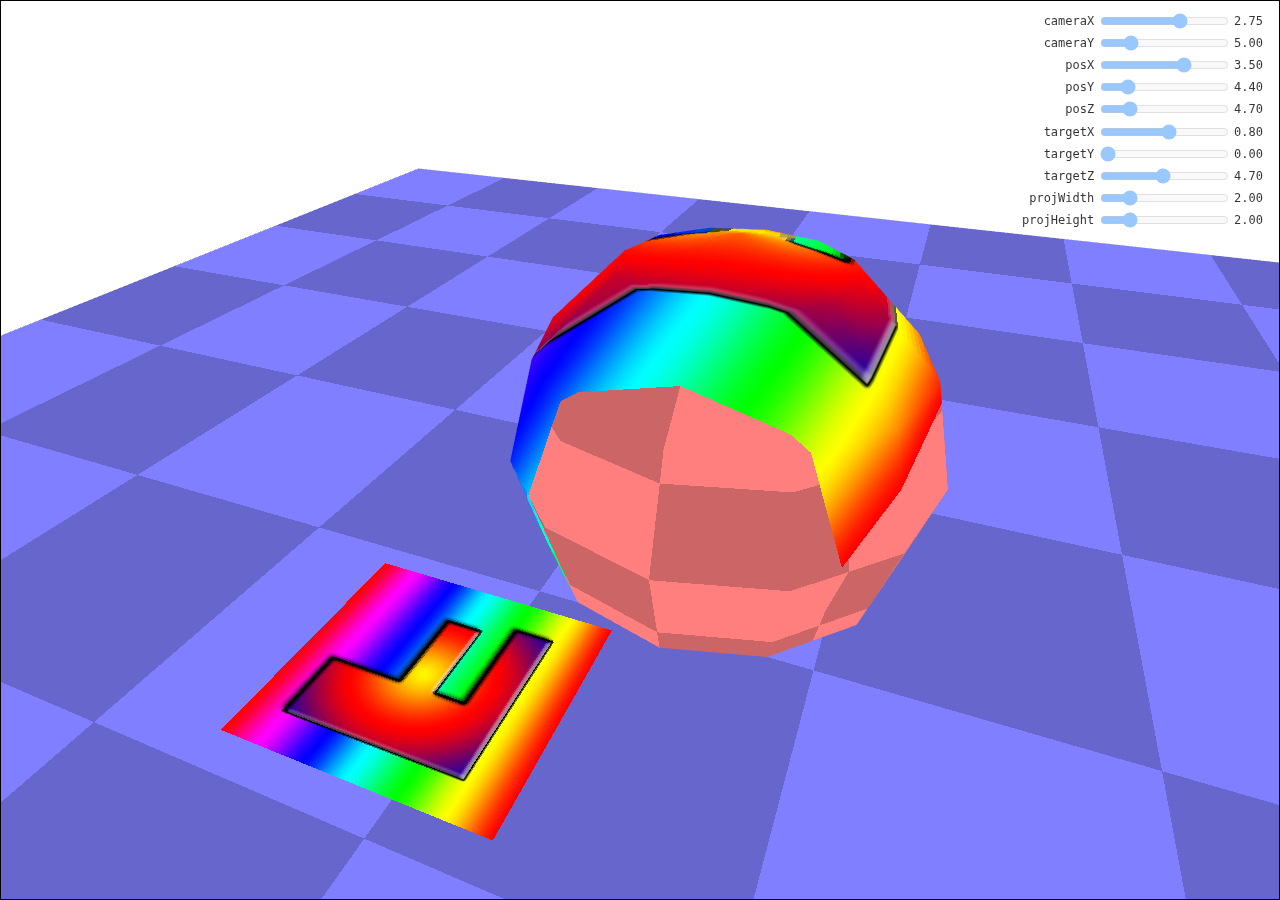
<file: planar-and-perspective-projection-mapping/index.html>
<!DOCTYPE html>
<html lang="en">
<head>
  <meta charset="UTF-8">
  <!--  https://webglfundamentals.org/webgl/lessons/webgl-planar-projection-mapping.html-->
  <title>Planar and perspective projection mapping</title>
  <link rel="stylesheet" href="index.css">
</head>
<body>

<canvas id="canvas"></canvas>
<div id="uiContainer">
  <div id="ui">
  </div>
</div>
<!-- vertex shader -->
<script  id="vertex-shader-3d" type="x-shader/x-vertex">
  attribute vec4 a_position;
  attribute vec2 a_texcoord;

  uniform mat4 u_projection;
  uniform mat4 u_view;
  uniform mat4 u_world;
  uniform mat4 u_textureMatrix;

  varying vec2 v_texcoord;
  varying vec4 v_projectedTexcoord;


  void main() {
    vec4 worldPosition = u_world * a_position;
    gl_Position = u_projection * u_view * worldPosition;

    // Pass the texture coord to the fragment shader.
    v_texcoord = a_texcoord;
    v_projectedTexcoord = u_textureMatrix * worldPosition;
  }
</script>
<!-- fragment shader -->
<script  id="fragment-shader-3d" type="x-shader/x-fragment">
  precision mediump float;

  // Passed in from the vertex shader.
  varying vec2 v_texcoord;
  varying vec4 v_projectedTexcoord;

  uniform vec4 u_colorMult;
  uniform sampler2D u_texture;
  uniform sampler2D u_projectedTexture;

  void main() {
    // Divide projected texture uv by w to get the correct value. See article on perspective
    // Convert to be realitve to frustum clip range (-1, 1)
    vec3 projectedTexcoord = v_projectedTexcoord.xyz / v_projectedTexcoord.w;

    // Check if it is in range
    bool inRange =
          projectedTexcoord.x >= 0.0 &&
          projectedTexcoord.x <= 1.0 &&
          projectedTexcoord.y >= 0.0 &&
          projectedTexcoord.y <= 1.0;

    vec4 projectedTexColor = texture2D(u_projectedTexture, projectedTexcoord.xy);
    vec4 texColor = texture2D(u_texture, v_texcoord) * u_colorMult;

    float projectedAmount = inRange ? 1.0 : 0.0;

    // Only apply parts of projected texuture which are inside range
    gl_FragColor = mix(texColor, projectedTexColor, projectedAmount);
  }
</script><!--
for most samples webgl-utils only provides shader compiling/linking and
canvas resizing because why clutter the examples with code that's the same in every sample.
See https://webglfundamentals.org/webgl/lessons/webgl-boilerplate.html
and https://webglfundamentals.org/webgl/lessons/webgl-resizing-the-canvas.html
for webgl-utils, m3, m4, and webgl-lessons-ui.
-->
<script src="../lib/webgl-lessions-ui.js"></script>
<script src="../lib/webgl-utils.js"></script>
<script src="../lib/m4.js"></script>
<script src="../lib/primitives.js"></script>
<script src="./index.js"></script>

</body>
</html>
</file>
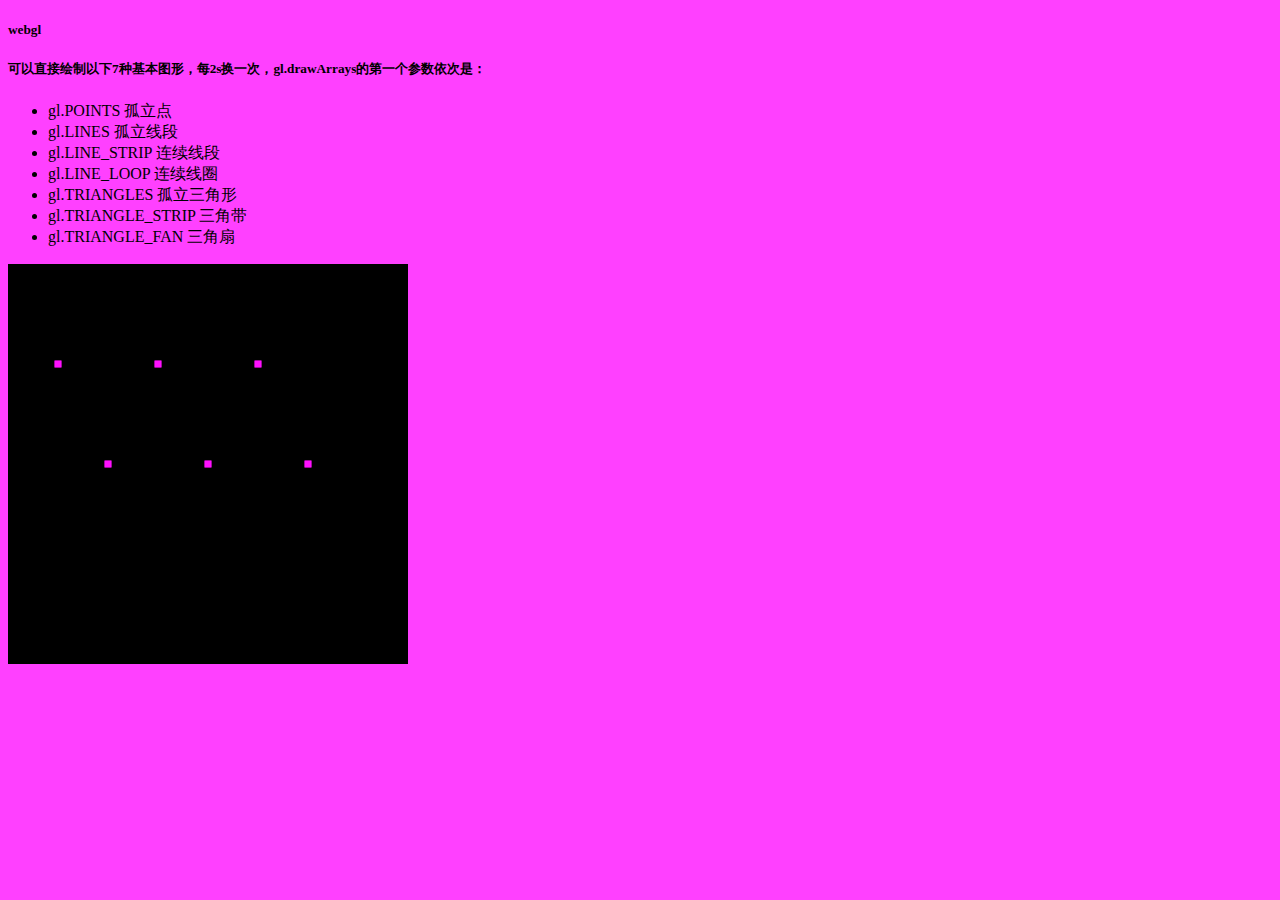
<file: primitive-shape/index.html>
<!DOCTYPE html>
<html lang="en">
<head>
  <meta charset="UTF-8">
  <meta name="viewport" content="width=device-width, initial-scale=1.0, user-scalable=0, minimum-scale=1.0, maximum-scale=1.0" />
  <title>triangle</title>
  <style>
    body {
      background-color: rgba(255, 0, 255, 0.75);
    }
  </style>
</head>
<body>
<h5>webgl</h5>
<h5>可以直接绘制以下7种基本图形，每2s换一次，gl.drawArrays的第一个参数依次是：</h5>
<ul>
  <li>gl.POINTS 孤立点</li>
  <li>gl.LINES 孤立线段</li>
  <li>gl.LINE_STRIP 连续线段</li>
  <li>gl.LINE_LOOP 连续线圈</li>
  <li>gl.TRIANGLES 孤立三角形</li>
  <li>gl.TRIANGLE_STRIP 三角带</li>
  <li>gl.TRIANGLE_FAN 三角扇</li>
</ul>

<canvas id="webgl" width="400" height="400">
  Please use a browser that supports "canvas"
</canvas>

<script src="../lib/gl-util.js"></script>
<script src="main.js"></script>
</body>
</html>
</file>
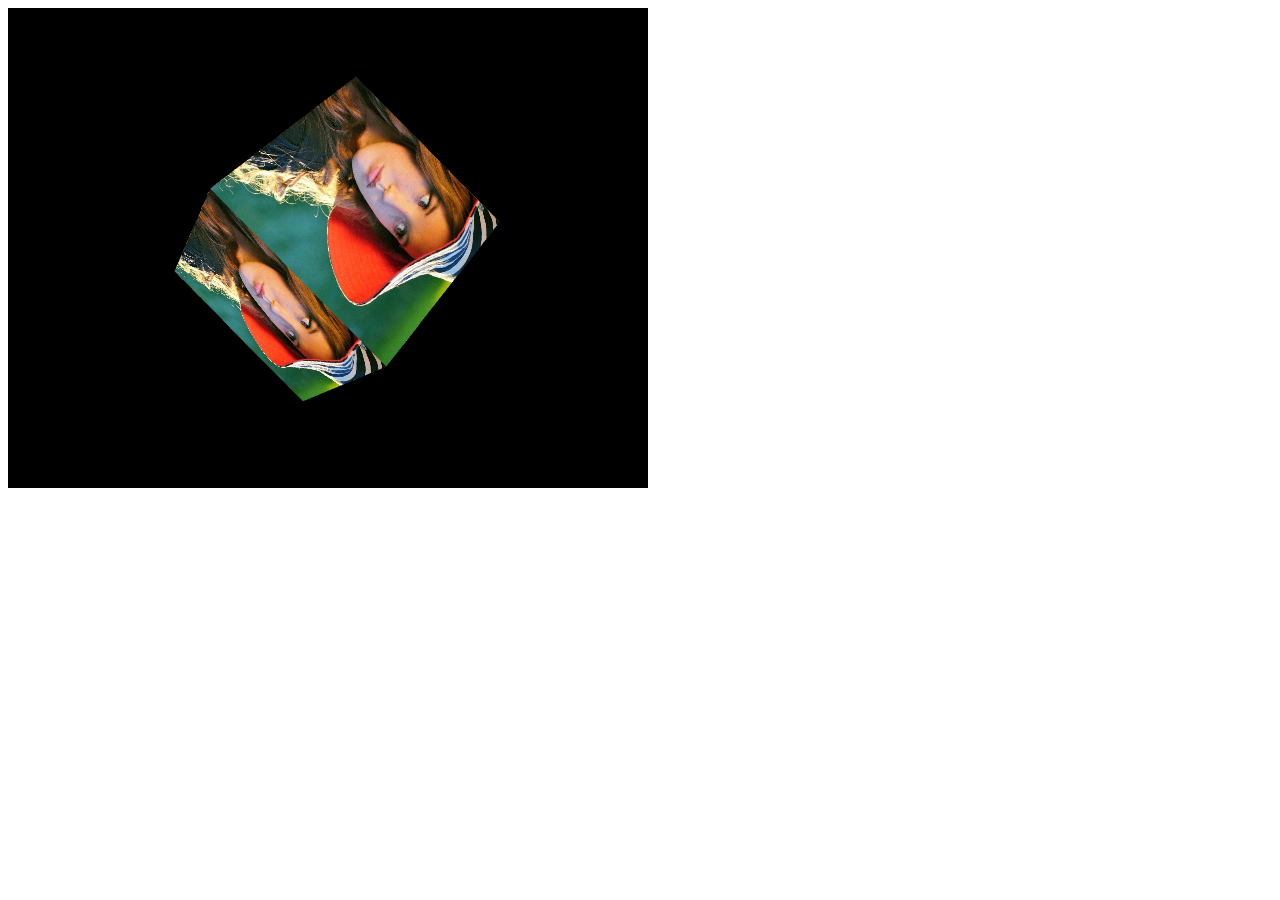
<file: texture/index.html>
<!DOCTYPE html>
<html lang="en">
<head>
  <meta charset="UTF-8">
  <title>Render Texture</title>
  <script src="../lib/gl-matrix.js"></script>
  <script src="./BasisTextureLoader.js"></script>
  <script src="../lib/basis_universal_tex_comression/transcoder/build/basis_transcoder.js"></script>
  <script src="main.js"></script>

  <!-- Create a cube. Load textures and render on surfaces of cube. -->
  <!-- Supports BasisU compressed textures -->

</head>
<body onload="main()">
  <canvas id="glcanvas" width="640" height="480">
    Your browser doesn't appear to support the HTML5 <code>&lt;canvas&gt;</code> element.
  </canvas>
</body>
</html>
</file>
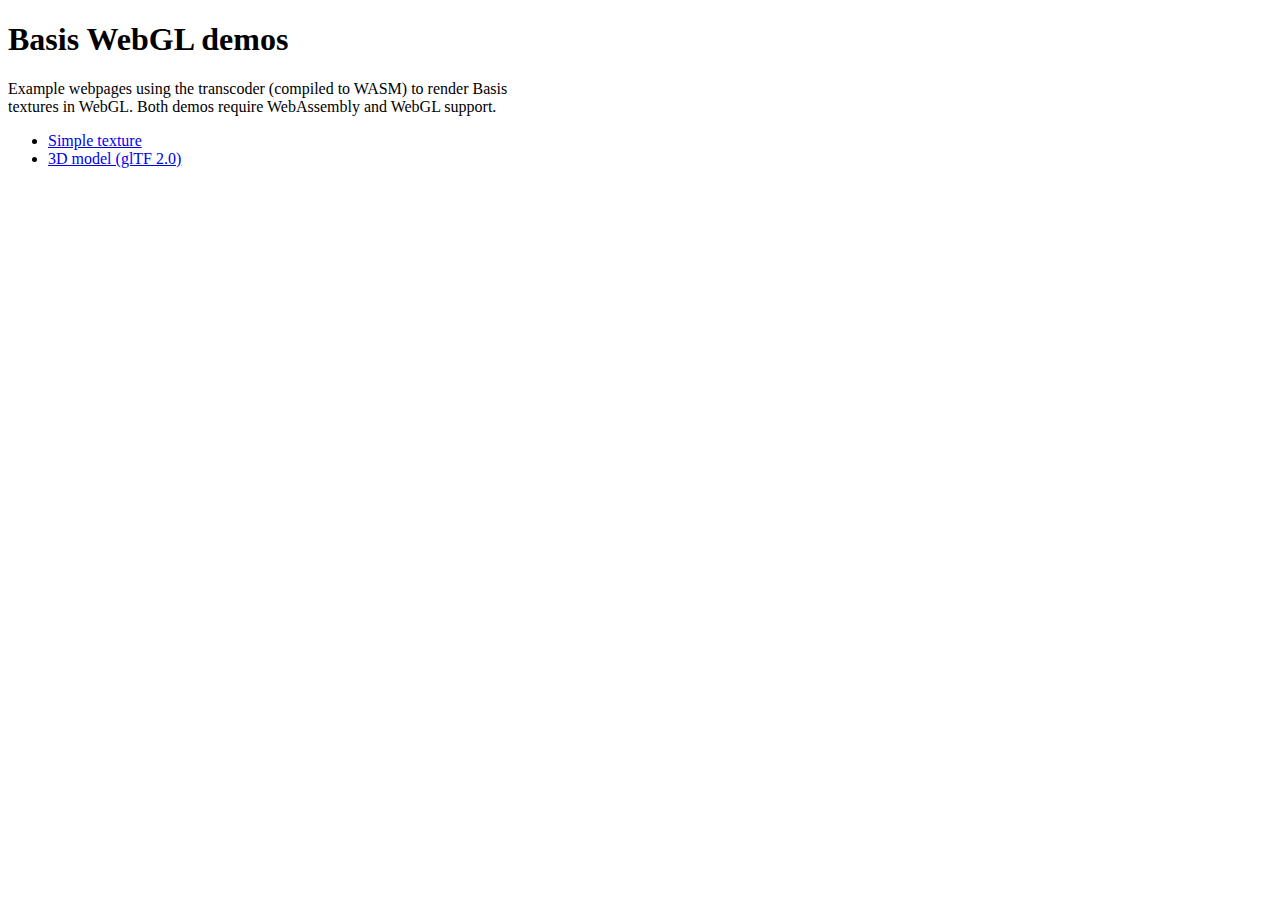
<file: lib/basis_universal_tex_comression/index.html>
<!DOCTYPE html>
<style>
  body {
    max-width: 500px;
  }
</style>
<h1>Basis WebGL demos</h1>
<p>
  Example webpages using the transcoder (compiled to WASM) to render
  Basis textures in WebGL. Both demos require WebAssembly and WebGL support.
</p>
<ul>
  <li><a href="texture/">Simple texture</a></li>
    <li><a href="gltf/">3D model (glTF 2.0)</a></li>
</ul>
</file>
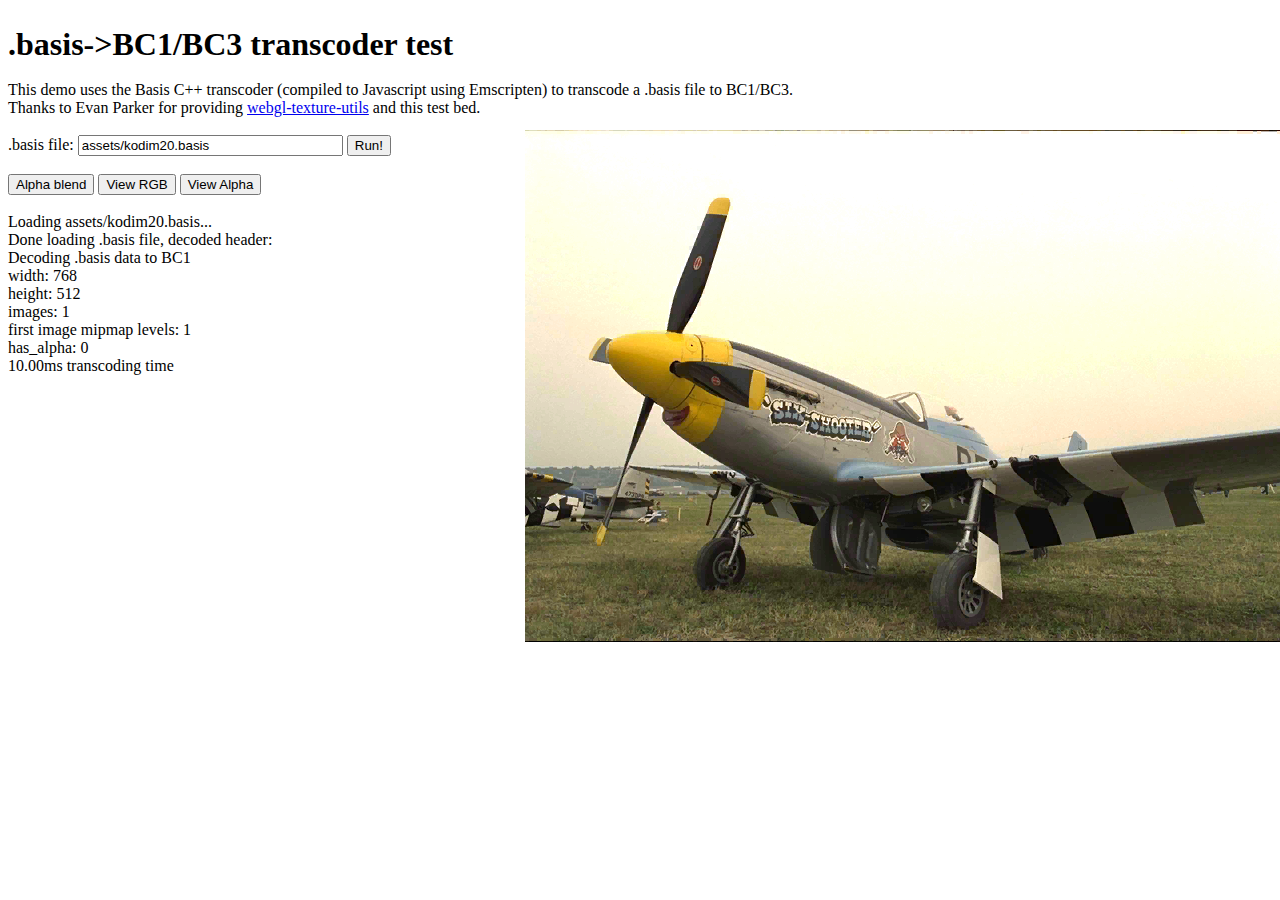
<file: lib/basis_universal_tex_comression/texture/index.html>
<html>
<head>
<script src="renderer.js"></script>
<script src="dxt-to-rgb565.js"></script>
<script src="../transcoder/build/basis_transcoder.js"></script>
<script type="text/javascript">
function log(s) {
  var div = document.createElement('div');
  div.innerHTML = s;
  document.getElementById('logger').appendChild(div);
}

function logTime(desc, t) {
  log(t + 'ms ' + desc);
}

function isDef(v) {
  return typeof v != 'undefined';
}

function elem(id) {
  return document.getElementById(id);
}

formatTable = function(rows) {
  var colLengths = [];

  for (var i = 0; i < rows.length; i++) {
    var row = rows[i];
    for (var j = 0; j < row.length; j++) {
      if (colLengths.length <= j) colLengths.push(0);
      if (colLengths[j] < row[j].length) colLengths[j] = row[j].length;
    }
  }

  function formatRow(row) {
    var parts = [];
    for (var i = 0; i < colLengths.length; i++) {
      var s = row.length > i ? row[i] : '';
      var padding = (new Array(1 + colLengths[i] - s.length)).join(' ');
      if (s && s[0] >= '0' && s[0] <= '9') {
        // Right-align numbers.
        parts.push(padding + s);
      } else {
        parts.push(s + padding);
      }
    }
    return parts.join(' | ');
  }

  var width = 0;
  for (var i = 0; i < colLengths.length; i++) {
    width += colLengths[i];
    // Add another 3 for the separator.
    if (i != 0) width += 3;
  }

  var lines = [];
  lines.push(formatRow(rows[0]));
  lines.push((new Array(width + 1)).join('-'));
  for (var i = 1; i < rows.length; i++) {
    lines.push(formatRow(rows[i]));
  }

  return lines.join('\n');
};


function loadArrayBuffer(uri, callback) {
  log('Loading ' + uri + '...');
  var xhr = new XMLHttpRequest();
  xhr.responseType = "arraybuffer";
  xhr.open('GET', uri, true);
  xhr.onreadystatechange = function(e) {
    if (xhr.readyState == 4 && xhr.status == 200) {
      callback(xhr.response);
    }
  }
  xhr.send(null);
}

// DXT formats, from:
// http://www.khronos.org/registry/webgl/extensions/WEBGL_compressed_texture_s3tc/
COMPRESSED_RGB_S3TC_DXT1_EXT  = 0x83F0;
COMPRESSED_RGBA_S3TC_DXT1_EXT = 0x83F1;
COMPRESSED_RGBA_S3TC_DXT3_EXT = 0x83F2;
COMPRESSED_RGBA_S3TC_DXT5_EXT = 0x83F3;

BASIS_FORMAT = {
  cTFETC1: 0,
	cTFBC1: 1,
	cTFBC4: 2,
	cTFPVRTC1_4_OPAQUE_ONLY: 3,
	cTFBC7_M6_OPAQUE_ONLY: 4,
	cTFETC2: 5,
	cTFBC3: 6,
	cTFBC5: 7,
};

BASIS_FORMAT_NAMES = {};
for (var name in BASIS_FORMAT) {
  BASIS_FORMAT_NAMES[BASIS_FORMAT[name]] = name;
}

DXT_FORMAT_MAP = {};
DXT_FORMAT_MAP[BASIS_FORMAT.cTFBC1] = COMPRESSED_RGB_S3TC_DXT1_EXT;
DXT_FORMAT_MAP[BASIS_FORMAT.cTFBC3] = COMPRESSED_RGBA_S3TC_DXT5_EXT;

var dxtSupported = true;
var drawMode = 0;

var tex, width, height, images, levels, have_alpha, alignedWidth, alignedHeight, format;

function redraw()
{
  if (!width)
	return;

  if (dxtSupported)
  {
	  renderer.drawTexture(tex, alignedWidth, alignedHeight, drawMode);
  }
  else if (format == BASIS_FORMAT.cTFBC1)
  {
	  renderer.drawTexture(tex, alignedWidth, alignedHeight, drawMode);
  }
  else
  {
  	 log('TODO: Implement BC3->RGBA conversion for browsers that don\'t support BC3');
  }
}

function dataLoaded(data)
{
  log('Done loading .basis file, decoded header:');

  const { BasisFile, initializeBasis } = Module;
  initializeBasis();

  const startTime = performance.now();

  const basisFile = new BasisFile(new Uint8Array(data));

  width = basisFile.getImageWidth(0, 0);
  height = basisFile.getImageHeight(0, 0);
  images = basisFile.getNumImages();
  levels = basisFile.getNumLevels(0);
  has_alpha = basisFile.getHasAlpha();

  if (!width || !height || !images || !levels) {
    console.warn('Invalid .basis file');
    basisFile.close();
    basisFile.delete();
    return;
  }

  format = BASIS_FORMAT.cTFBC1;
  if (has_alpha)
  {
  	format = BASIS_FORMAT.cTFBC3;

    log('Decoding .basis data to BC3');
  }
  else
  {
  	log('Decoding .basis data to BC1');
  }

  if (!basisFile.startTranscoding()) {
    console.warn('startTranscoding failed');
    basisFile.close();
    basisFile.delete();
    return;
  }

  const dstSize = basisFile.getImageTranscodedSizeInBytes(0, 0, format);
  const dst = new Uint8Array(dstSize);

  if (!basisFile.transcodeImage(dst, 0, 0, format, 1, 0)) {
    console.warn('transcodeImage failed');
    basisFile.close();
    basisFile.delete();
    return;
  }

  const elapsed = performance.now() - startTime;

  basisFile.close();
  basisFile.delete();

  log('width: ' + width);
  log('height: ' + height);
  log('images: ' + images);
  log('first image mipmap levels: ' + levels);
  log('has_alpha: ' + has_alpha);
  logTime('transcoding time', elapsed.toFixed(2));

  alignedWidth = (width + 3) & ~3;
  alignedHeight = (height + 3) & ~3;

  var canvas = elem('canvas');
  canvas.width = alignedWidth;
  canvas.height = alignedHeight;

  if (dxtSupported)
  {
	  tex = renderer.createDxtTexture(dst, alignedWidth, alignedHeight, DXT_FORMAT_MAP[format]);
  }
  else
  {
  	var rgb565Data = dxtToRgb565(new Uint16Array(dst.buffer), 0, alignedWidth, alignedHeight);

	  tex = renderer.createRgb565Texture(rgb565Data, alignedWidth, alignedHeight);
  }

  redraw();
}

function runLoadFile() {
  elem('logger').innerHTML = '';
  loadArrayBuffer(elem('file').value, dataLoaded);
}

function alphaBlend() { drawMode = 0; redraw(); }
function viewRGB() { drawMode = 1; redraw(); }
function viewAlpha() { drawMode = 2; redraw(); }

</script>
</head>
<body>
  <br>
  <div style="font-size: 24pt; font-weight: bold">
    .basis->BC1/BC3 transcoder test
  </div>

  <br>This demo uses the Basis C++ transcoder (compiled to Javascript using Emscripten) to transcode a .basis file to BC1/BC3.
  <br>Thanks to Evan Parker for providing <a href="https://github.com/toji/webgl-texture-utils">webgl-texture-utils</a> and this test bed.
  <br>
  <br>
      .basis file:
      <input id="file" type="text" size=30 value="assets/kodim20.basis"></input>
      <input type="button" value="Run!" onclick="runLoadFile()"></input>
  <br>
  <br>
      <input type="button" value="Alpha blend" onclick="alphaBlend()"></input>
      <input type="button" value="View RGB" onclick="viewRGB()"></input>
	  <input type="button" value="View Alpha" onclick="viewAlpha()"></input>

  <div style="position:absolute; left: 525px; top:130px; font-size: 20pt; font-weight: bold; color: red">
    <div id="nodxt" style="display: none; width: 768px; font-size: 20pt; font-weight: bold; color: red">
      NOTE: Your browser does not support DXT, so using RGB565
      for the texture below.  To get DXT, try Chrome 19+
      (beta channel as of 2012-04-20; graphics card DXT support also required).
    </div>
    <canvas id='canvas'></canvas>
  </div>
  <br><br>
  <div id='logger'></div>
</body>
<script>
  BASIS({onRuntimeInitialized : () => {
    var gl = elem('canvas').getContext('webgl');
    // Load the DXT extension, and verify it exists.
    if (!gl.getExtension('WEBKIT_WEBGL_compressed_texture_s3tc') && !gl.getExtension('WEBGL_compressed_texture_s3tc')) {
      dxtSupported = false;
      elem('nodxt').style.display = 'block';
    }

    window.renderer = new Renderer(gl);

    elem('file').addEventListener('keydown', function(e) {
      if (e.keyCode == 13) {
        runLoadFile();
      }
    }, false);

    runLoadFile();
  }}).then(module => window.Module = module);
</script>
</html>
</file>
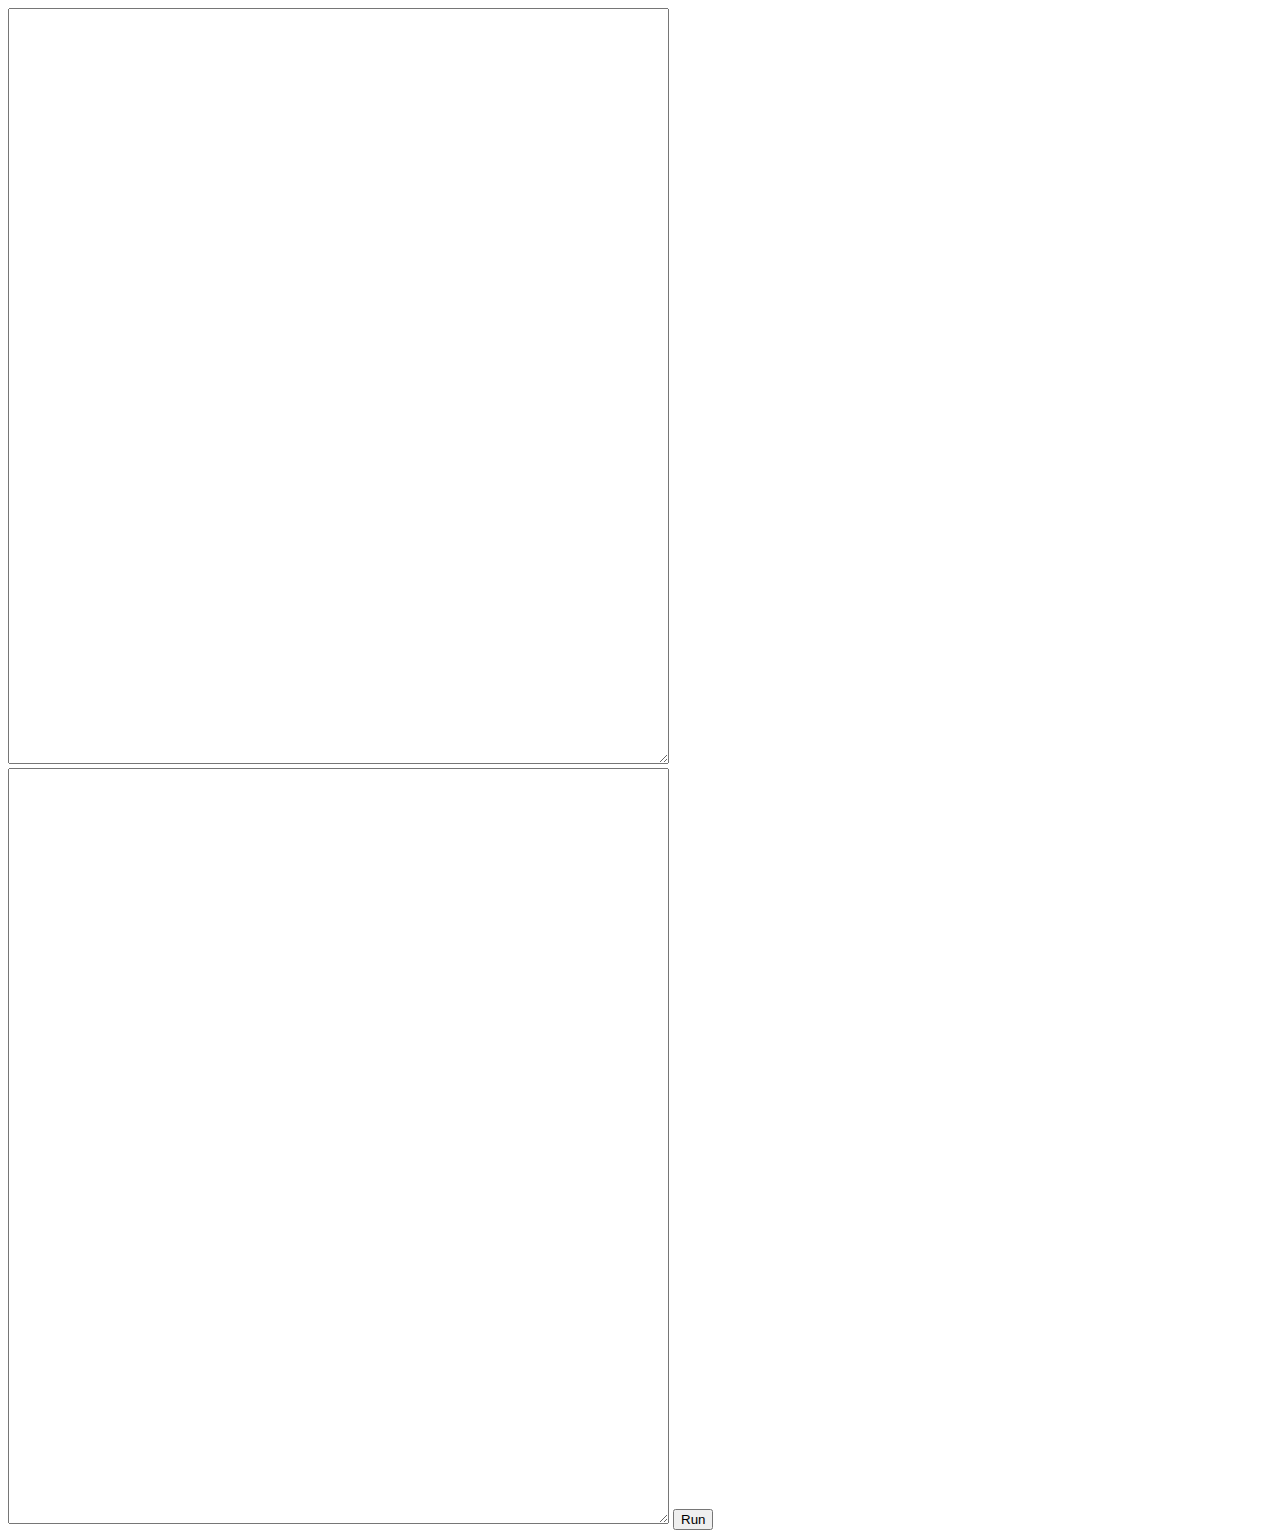
<file: texture/basis_encoder_web.html>
<!DOCTYPE html>
<html lang="en">
<head>
  <meta charset="UTF-8">
  <title>BasisU Encode Web</title>
  <script src="../lib/jquery-3.5.1.min.js"></script>

  <!-- For more formated demo scripts, ref:
   https://www.notion.so/Texture-Compression-fe5d65ff61e146f9b4a737c2e298a24d#6aaa0333101b4233a6d06984052f4655-->
  <script src="../lib/basis_encoder/web/basisu.js"></script>
</head>
<body>
<textarea id="input" cols="80" rows="50"></textarea>
<textarea id="output" cols="80" rows="50"></textarea>

<button onclick="main();">Run</button>
<script>
  // Input
  let message;
  let point = -1;
  function getArea(){
    message = document.getElementById('input').value.split('\n');
  }
  function areaInput(){
    if(point >= message.length - 1){
      return null;
    }
    point += 1;
    return message[point];
  }

  const main = function() {
    // window.console.log = function(str) {
    //     document.getElementById("output").value += '\n' + str;
    // }

    basisu().then(module => {
      try {
        const cwd = module.FS.cwd();
        console.log('cwd:', cwd);
      } catch(e) {
        console.log('error for cwd: ', e);
      }

      $.ajax({
        url: './images/shannon.png',
        type: 'GET',
        beforeSend: function(xhr) {
          xhr.overrideMimeType("text/plain; charset=x-user-defined");
        },
        success: function(data) {
          // Module['FS_createDataFile']("/tmp", "BATHROOM_baseColor.png", data, true, true);
          module.FS.createDataFile("/tmp", "shannon.png", data, true, true)

          try {
            const stat = module.FS.stat(('tmp/shannon.png'), true);
            console.log('tmp/shannon.png', ' stat:', stat);
          } catch(e) {
            console.log('error for stat: ', e);
          }

          try {
            module.callMain(['tmp/shannon.png', '-debug', '-no_multithreading']);
            // '-mipmap',
            // '-comp_level', '1',
            // '-max_endpoints', '16128',
            // '-max_selectors', '16128',
            // '-no_selector_rdo', '-no_endpoint_rdo']);
          } catch(e) {
            console.log(e);
          }
        }
      })

    })
  }
</script>

</body>
</html>
</file>
<file: planar-and-perspective-projection-mapping/index.css>
@import url("../css/webgl-tutorials.css");
body {
    margin: 0;
}
canvas {
    width: 100vw;
    height: 100vh;
    display: block;
}
</file>
